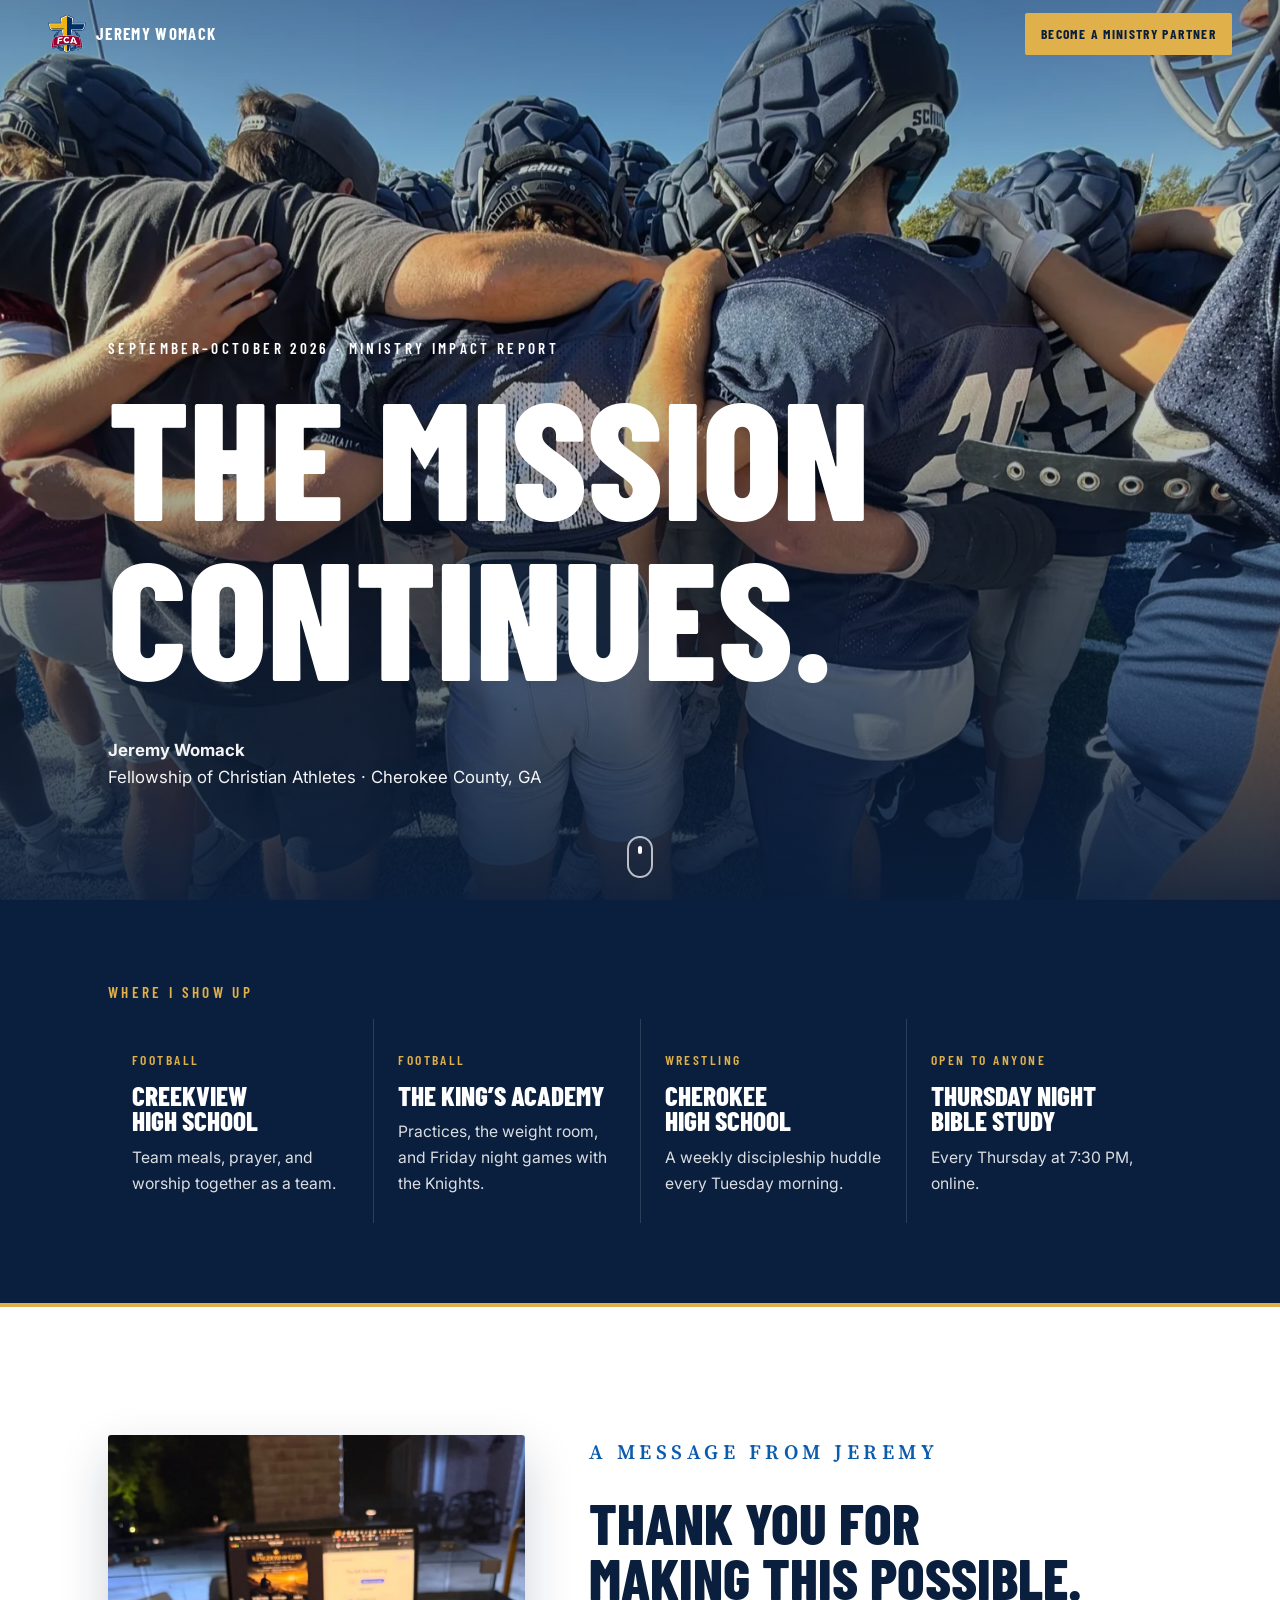
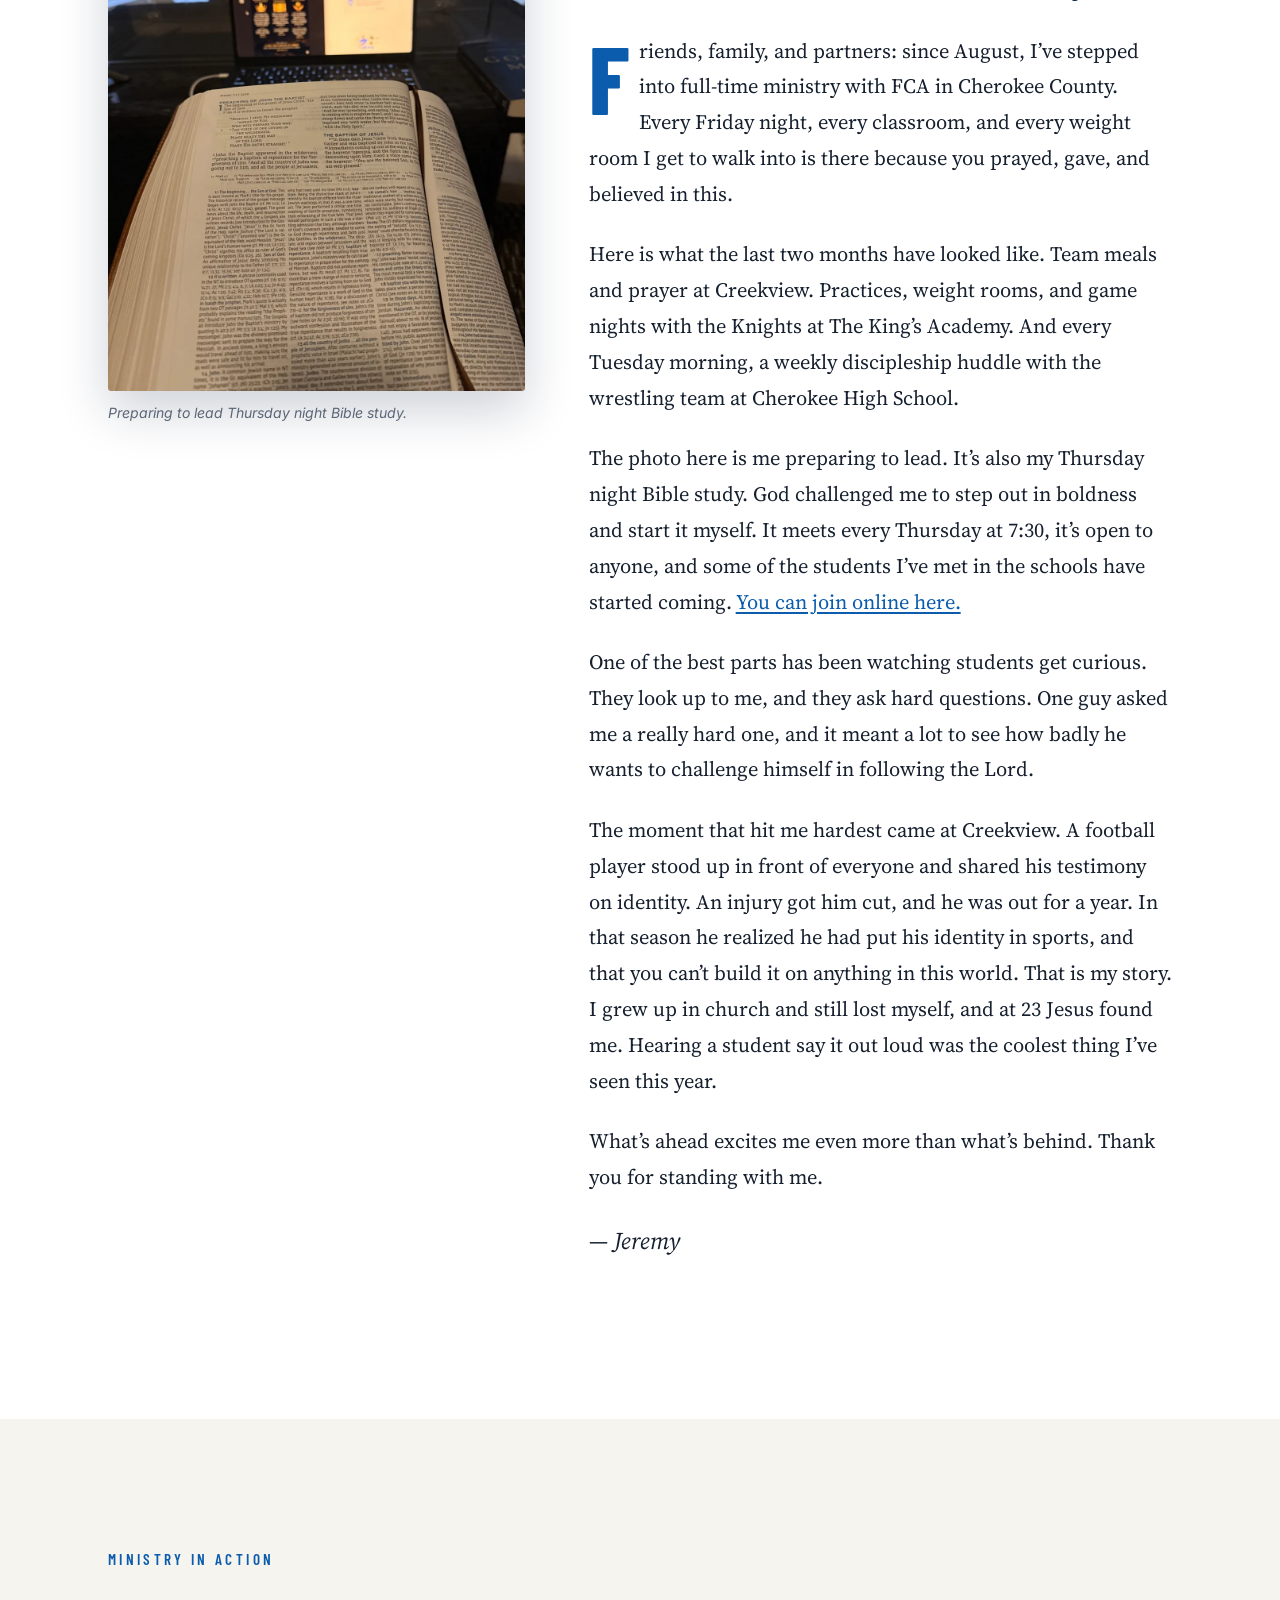
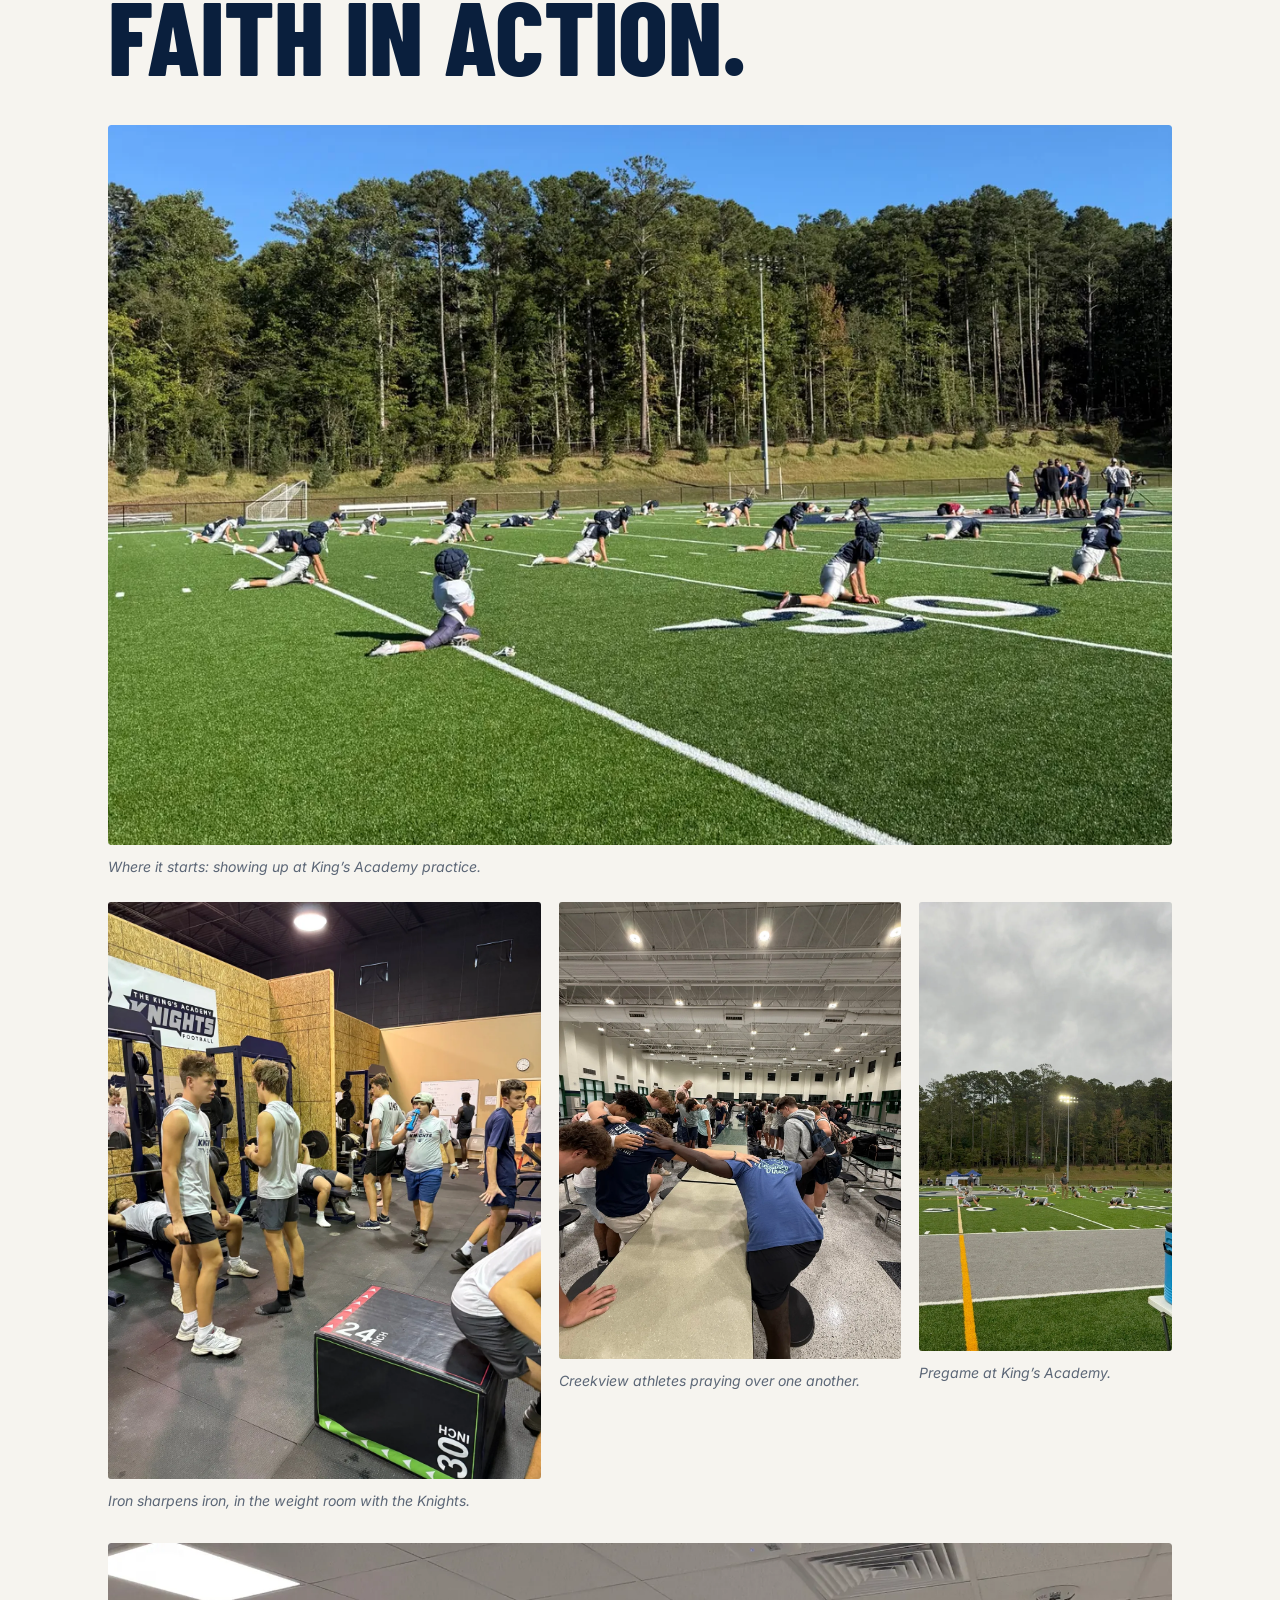
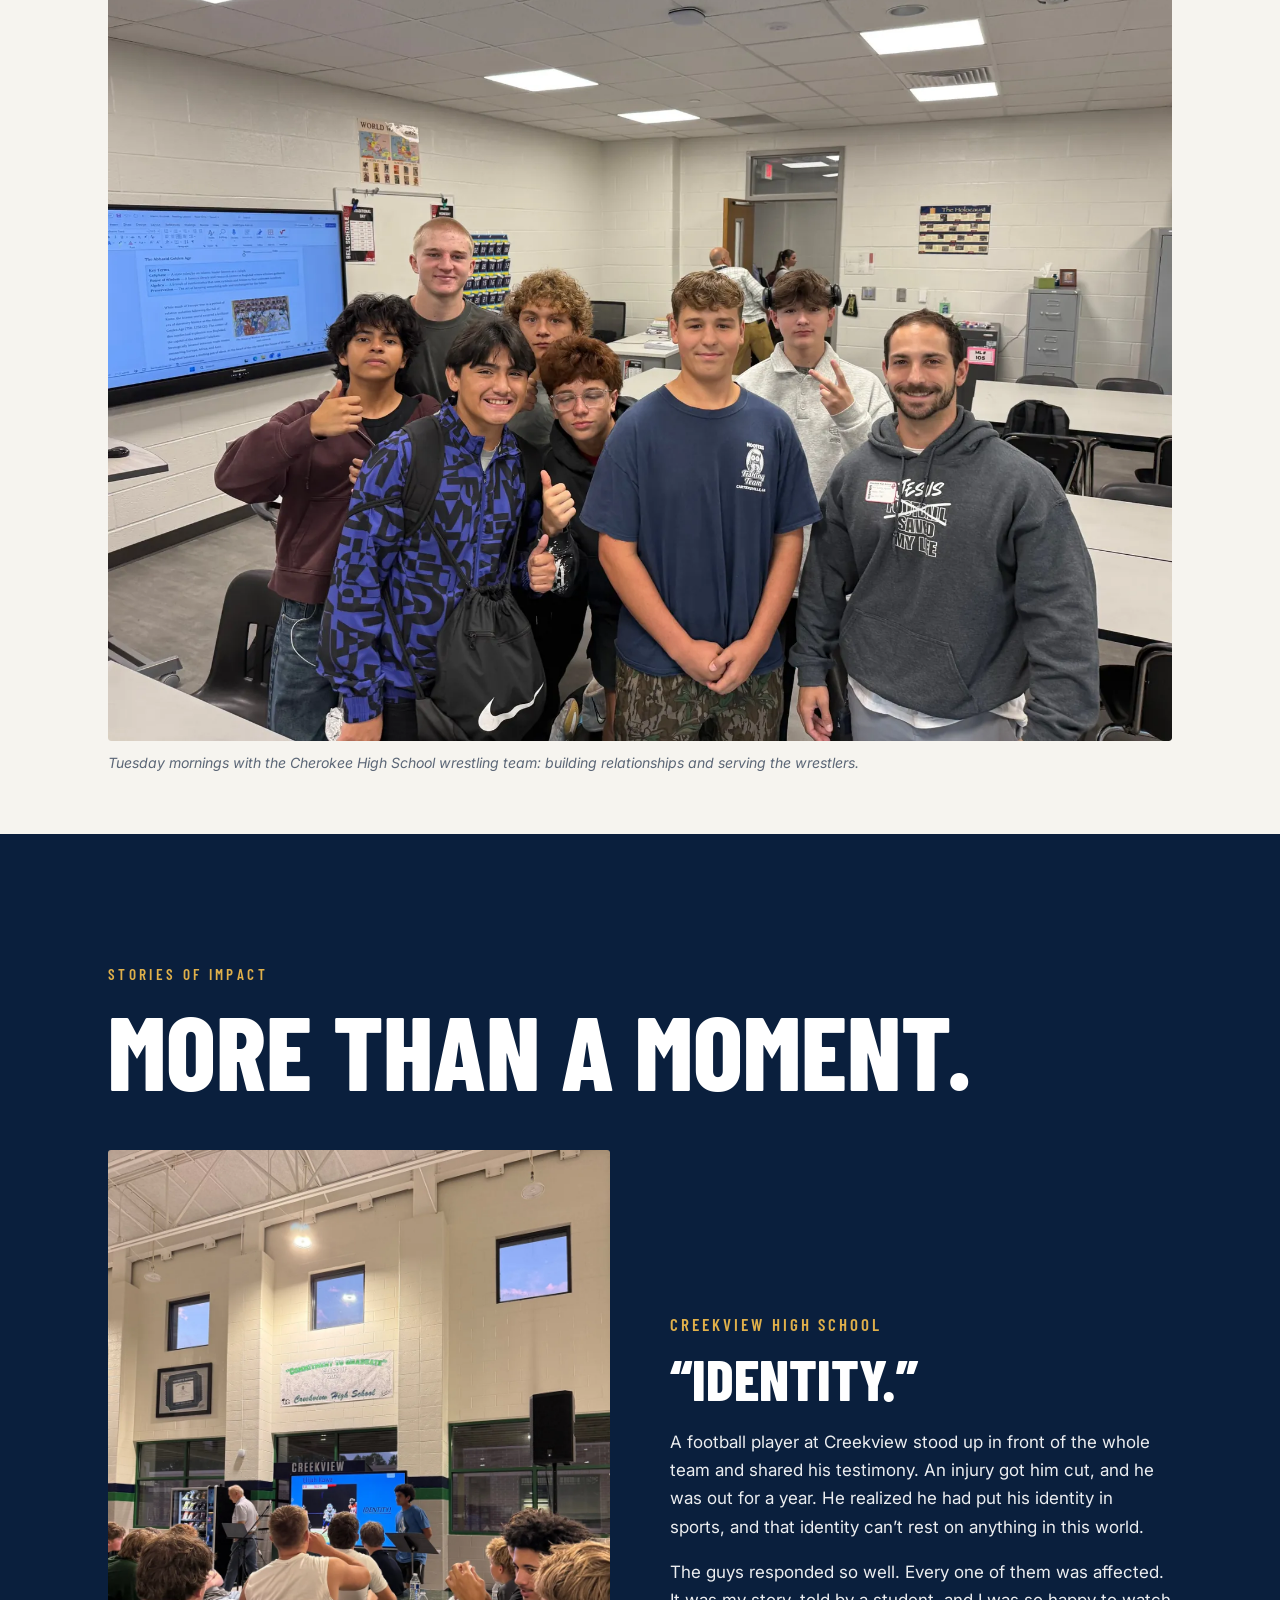
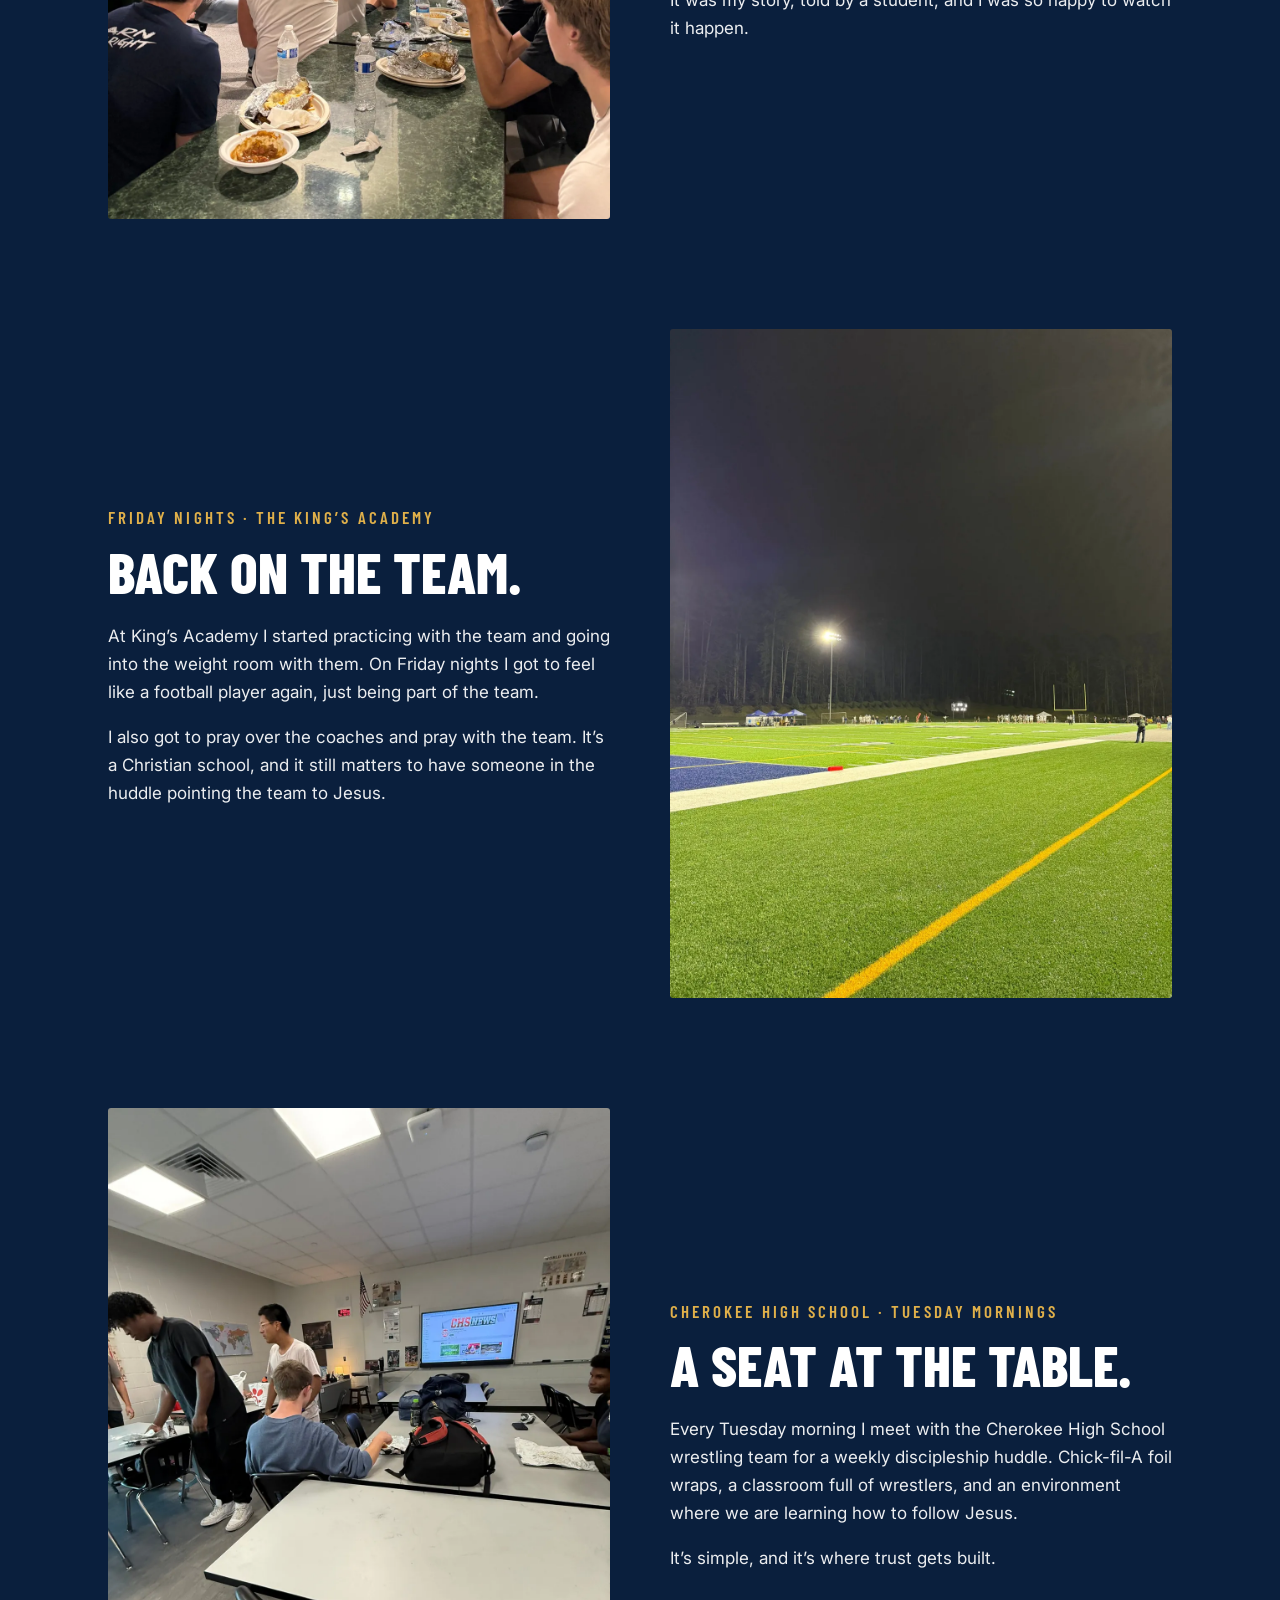
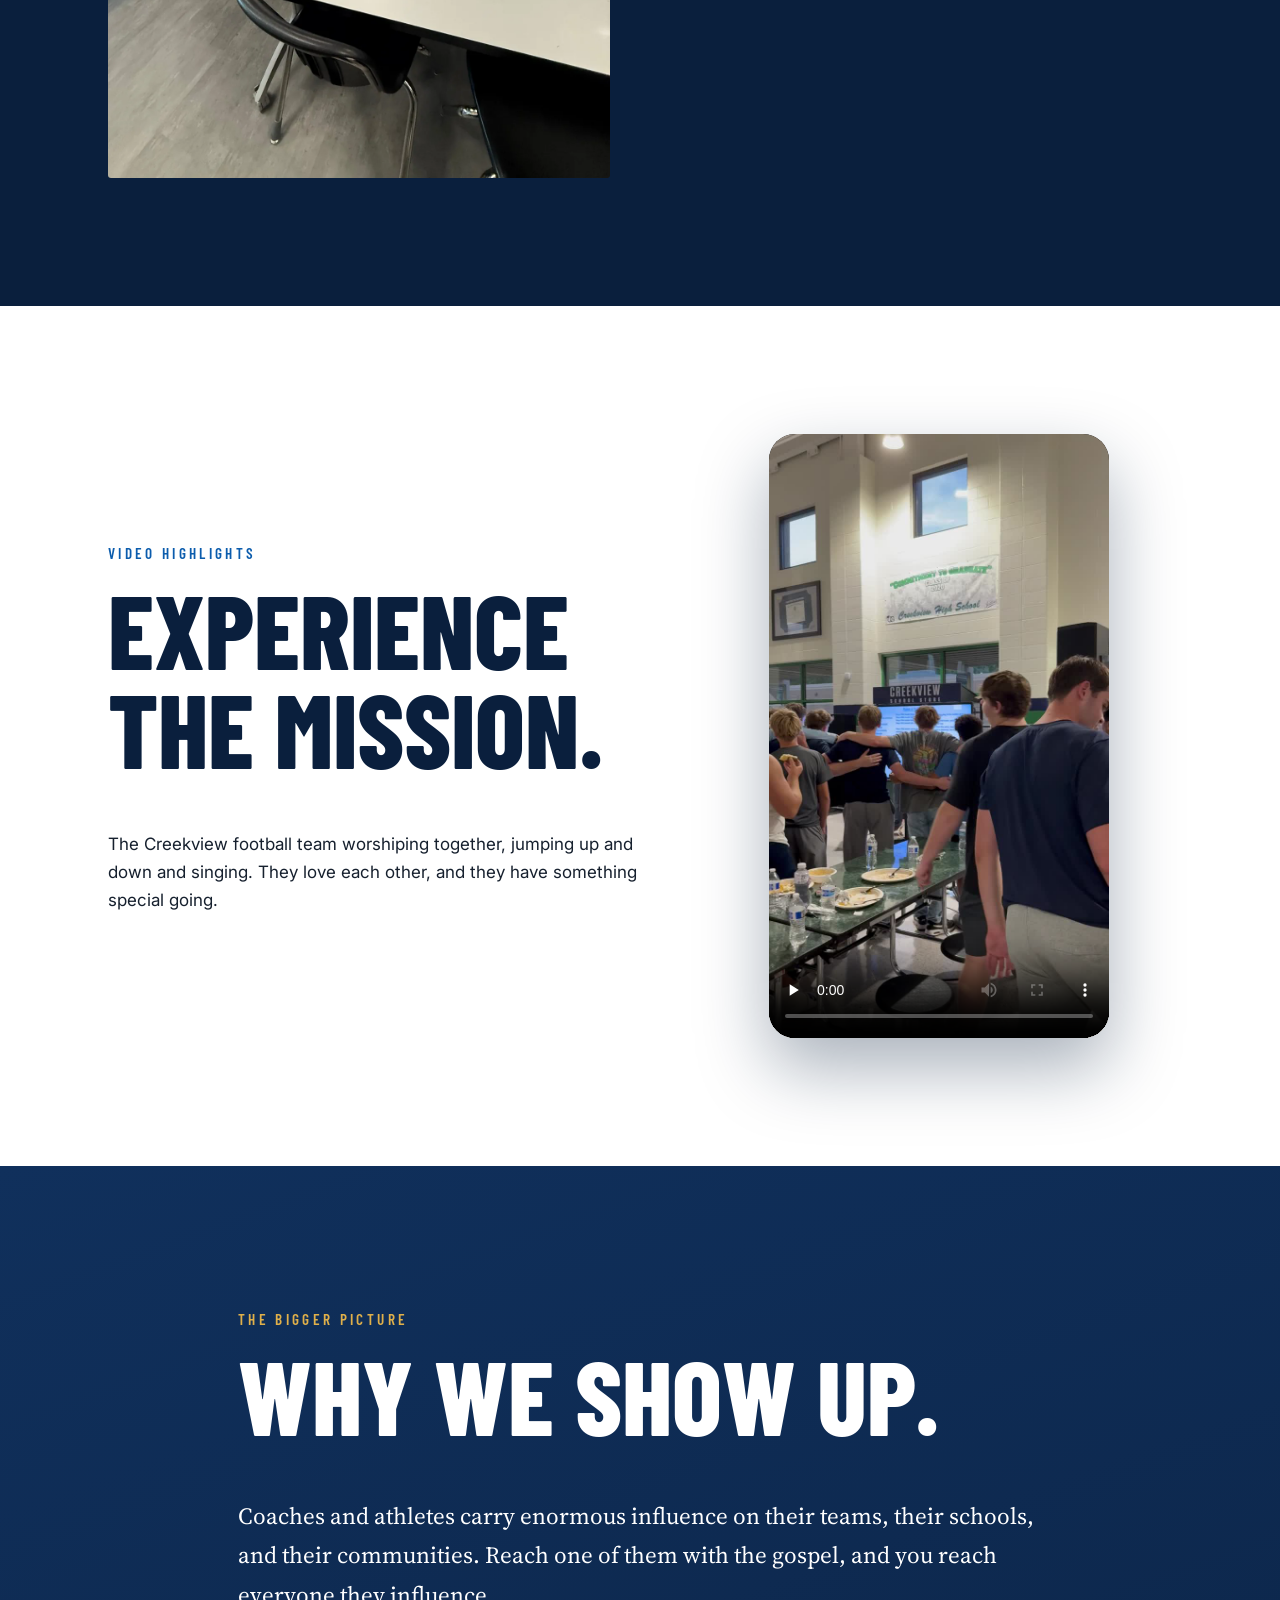
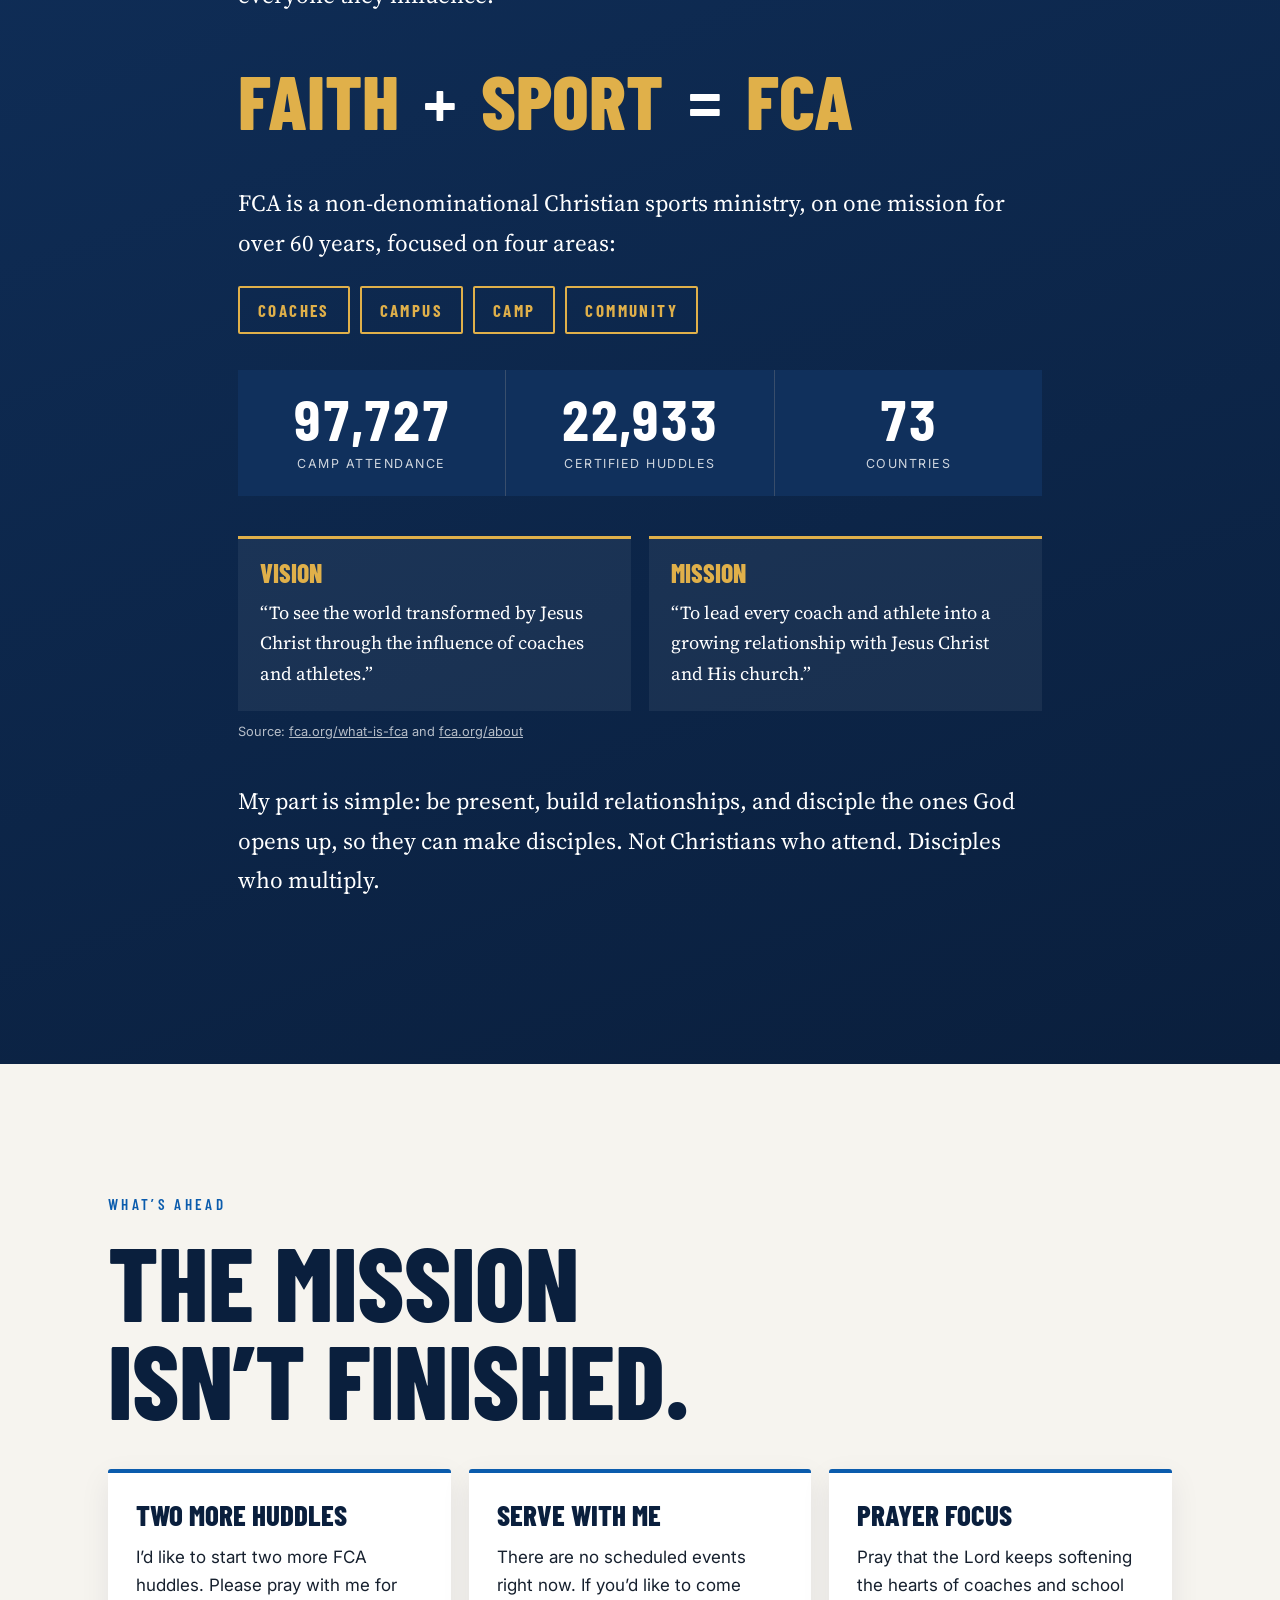
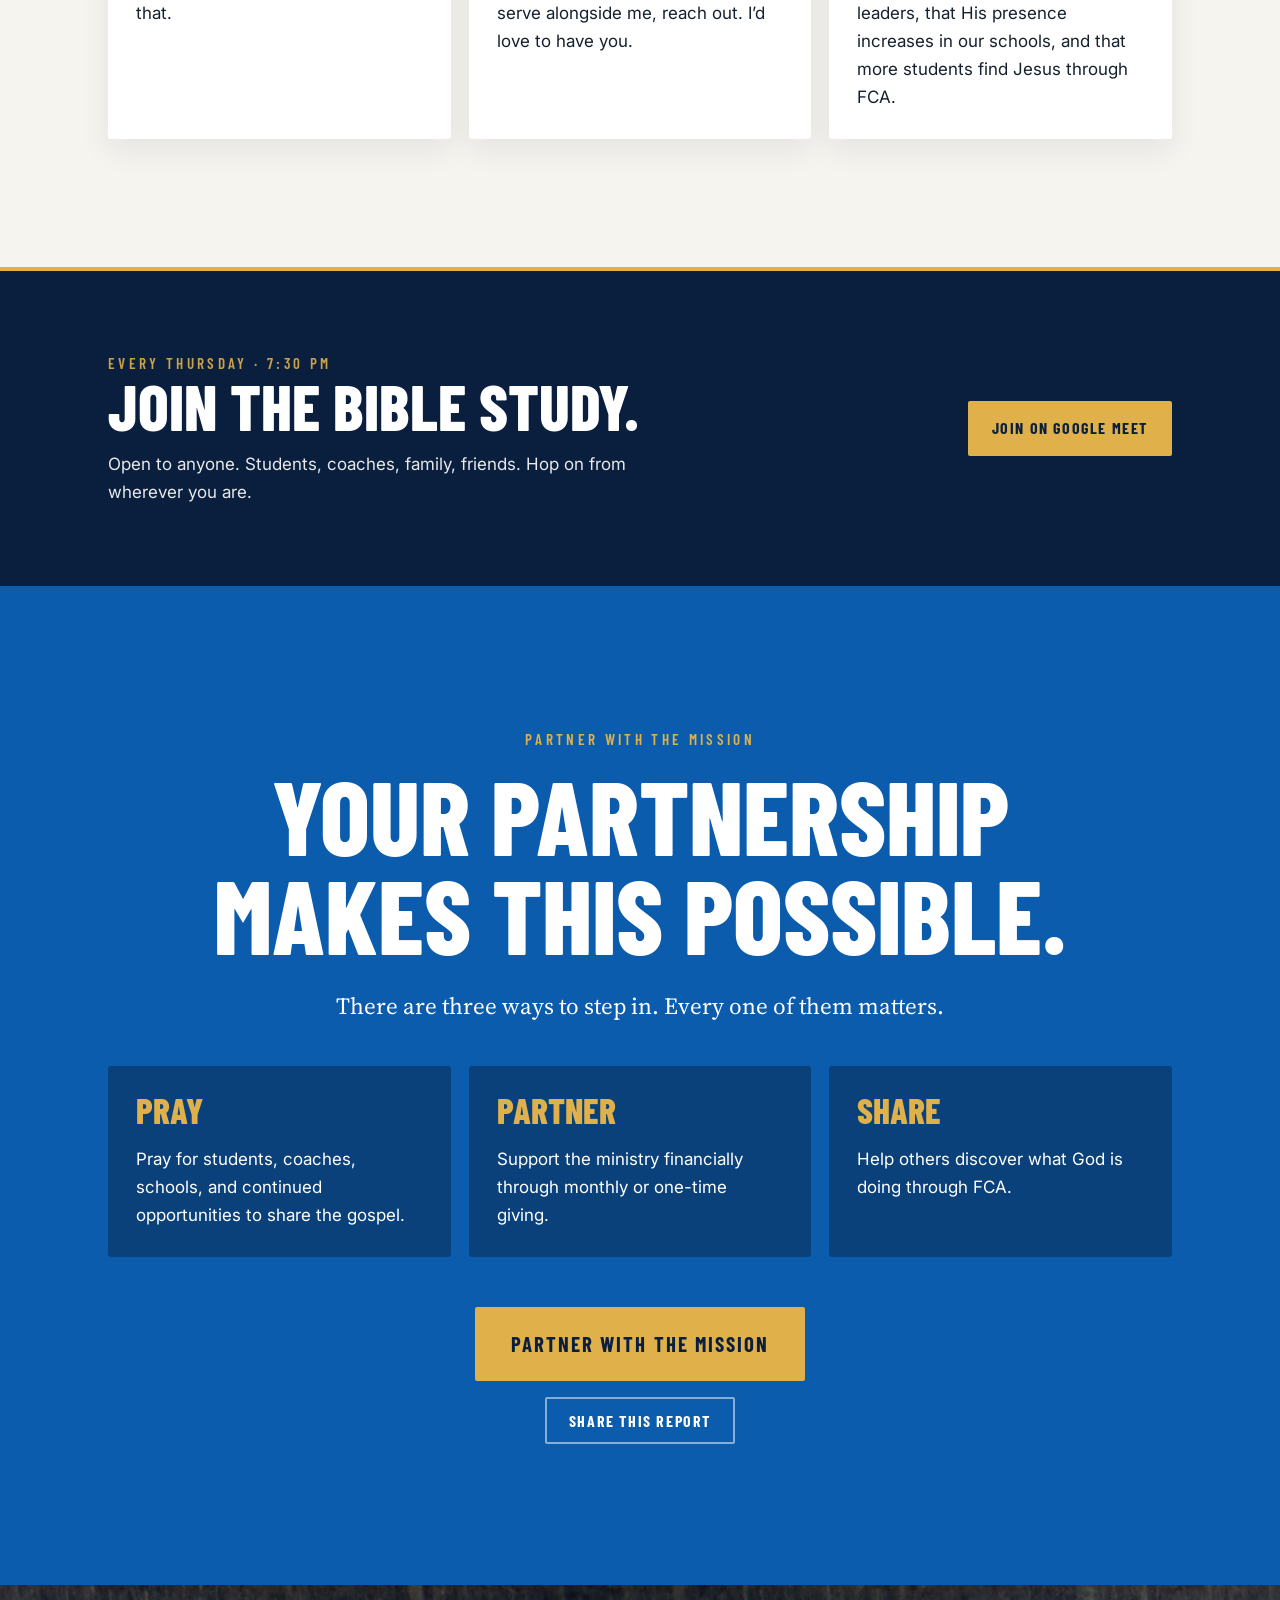
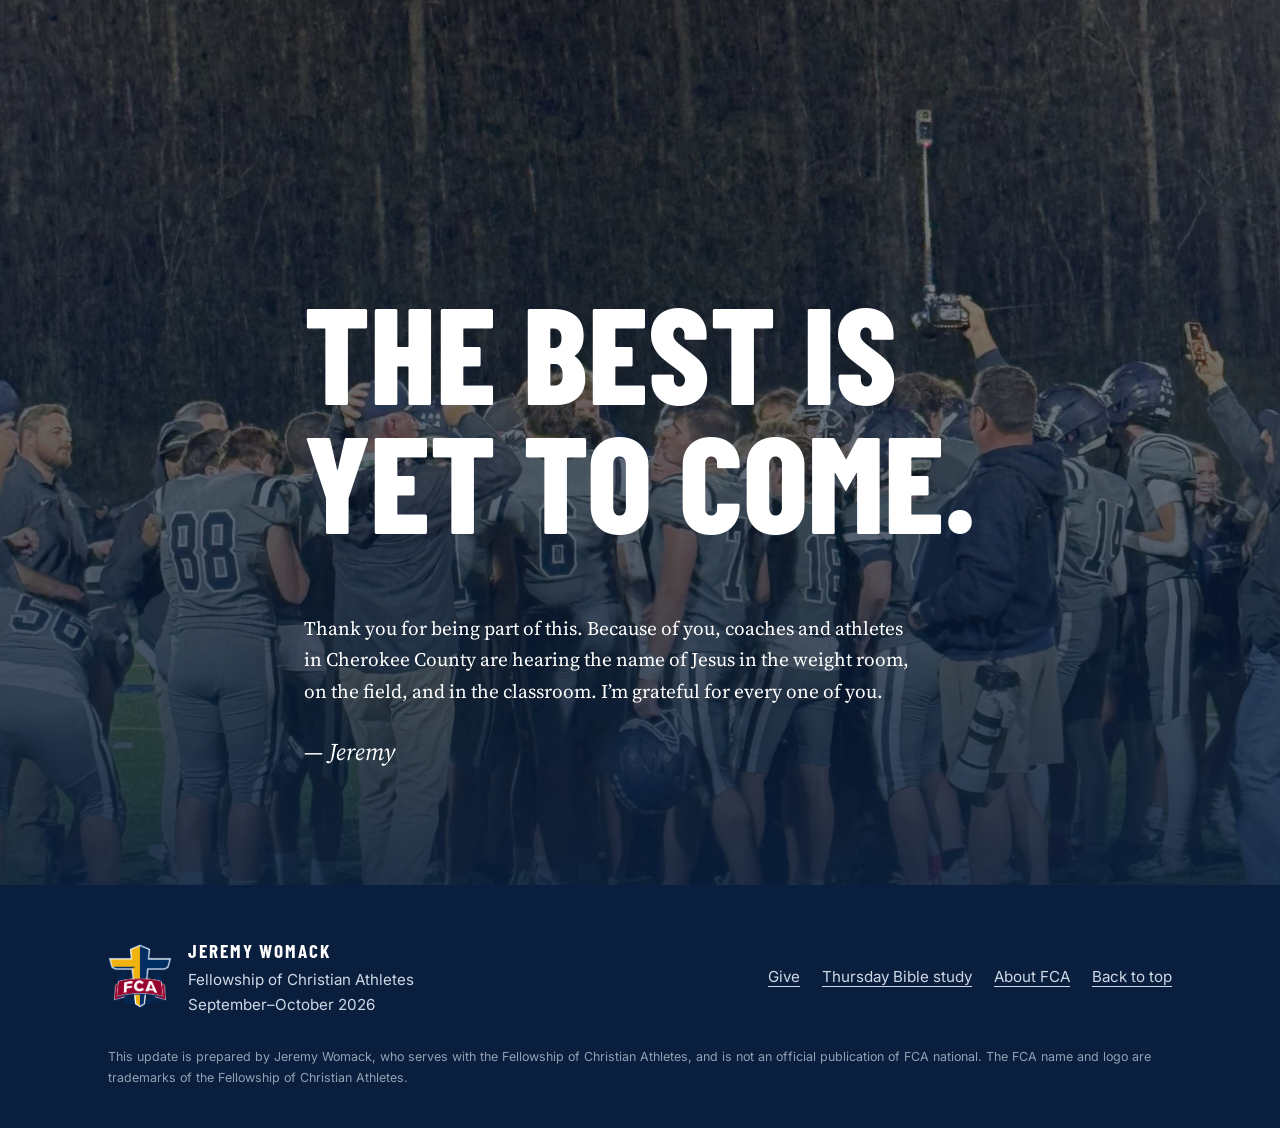
<file: index.html>
<!doctype html>
<html lang="en">
<head>
<meta charset="utf-8">
<meta name="viewport" content="width=device-width, initial-scale=1, viewport-fit=cover">
<title>The Mission Continues | Ministry Impact Report, Sept–Oct 2026 | Jeremy Womack</title>
<meta name="description" content="September–October 2026 ministry update from Jeremy Womack, serving coaches and athletes with the Fellowship of Christian Athletes in Cherokee County, Georgia.">
<meta name="theme-color" content="#0a1f3d">
<meta property="og:title" content="The Mission Continues | Ministry Impact Report">
<meta property="og:description" content="September–October 2026 · Jeremy Womack · Fellowship of Christian Athletes">
<meta property="og:type" content="website">
<meta property="og:image" content="/images/hero/huddle-practice.webp">
<link rel="icon" href="/images/brand/fca-logo.png" type="image/png">
<link rel="preconnect" href="https://fonts.googleapis.com">
<link rel="preconnect" href="https://fonts.gstatic.com" crossorigin>
<link href="https://fonts.googleapis.com/css2?family=Barlow+Condensed:wght@600;700;800&family=Inter:wght@400;500;600&family=Source+Serif+4:ital,opsz,wght@0,8..60,400;0,8..60,500;1,8..60,400&display=swap" rel="stylesheet">
<link rel="stylesheet" href="/css/styles.css">
</head>
<body>
<div class="progress" aria-hidden="true"><span id="progressBar"></span></div>

<header class="nav" id="nav">
  <a class="nav__brand" href="#top" aria-label="Back to top">
    <img src="/images/brand/fca-logo.png" alt="Fellowship of Christian Athletes" width="38" height="38">
    <span>Jeremy Womack</span>
  </a>
  <a class="btn btn--small" href="https://my.fca.org/?form=jeremywomack&amp;keyword=Jeremy%20Womack" target="_blank" rel="noopener">Become a Ministry Partner</a>
</header>

<main id="top">

<!-- HERO -->
<section class="hero" aria-label="Cover">
  <img class="hero__img" src="/images/hero/huddle-practice.webp" alt="A football team locked arm in arm in a prayer huddle under a blue sky" fetchpriority="high">
  <div class="hero__shade"></div>
  <div class="hero__content">
    <p class="eyebrow">September–October 2026 · Ministry Impact Report</p>
    <h1>The Mission<br>Continues.</h1>
    <p class="hero__by"><strong>Jeremy Womack</strong><br>Fellowship of Christian Athletes · Cherokee County, GA</p>
  </div>
  <a class="scroll" href="#where" aria-label="Scroll down"><span></span></a>
</section>

<!-- WHERE I SHOW UP -->
<section class="where" id="where">
  <div class="wrap">
    <p class="eyebrow eyebrow--gold">Where I show up</p>
    <ul class="where__list">
      <li class="reveal"><span class="where__sport">Football</span><h3>Creekview High School</h3><p>Team meals, prayer, and worship together as a team.</p></li>
      <li class="reveal"><span class="where__sport">Football</span><h3>The King’s Academy</h3><p>Practices, the weight room, and Friday night games with the Knights.</p></li>
      <li class="reveal"><span class="where__sport">Wrestling</span><h3>Cherokee High School</h3><p>A weekly discipleship huddle every Tuesday morning.</p></li>
      <li class="reveal"><span class="where__sport">Open to anyone</span><h3>Thursday Night Bible Study</h3><p>Every Thursday at 7:30 PM, online.</p></li>
    </ul>
  </div>
</section>

<!-- LETTER -->
<section class="letter" id="letter">
  <div class="wrap letter__grid">
    <figure class="letter__photo reveal">
      <img src="/images/stories/bible-prep.webp" alt="An open Bible to Mark chapter 1 on a table at night" loading="lazy" width="1050" height="1400">
      <figcaption>Preparing to lead Thursday night Bible study.</figcaption>
    </figure>
    <article class="letter__body reveal">
      <p class="eyebrow eyebrow--dark">A message from Jeremy</p>
      <h2>Thank you for making this possible.</h2>
      <p class="dropcap">Friends, family, and partners: since August, I’ve stepped into full-time ministry with FCA in Cherokee County. Every Friday night, every classroom, and every weight room I get to walk into is there because you prayed, gave, and believed in this.</p>
      <p>Here is what the last two months have looked like. Team meals and prayer at Creekview. Practices, weight rooms, and game nights with the Knights at The King’s Academy. And every Tuesday morning, a weekly discipleship huddle with the wrestling team at Cherokee High School.</p>
      <p>The photo here is me preparing to lead. It’s also my Thursday night Bible study. God challenged me to step out in boldness and start it myself. It meets every Thursday at 7:30, it’s open to anyone, and some of the students I’ve met in the schools have started coming. <a class="inline" href="https://meet.google.com/bfu-ueka-xbr" target="_blank" rel="noopener">You can join online here.</a></p>
      <p>One of the best parts has been watching students get curious. They look up to me, and they ask hard questions. One guy asked me a really hard one, and it meant a lot to see how badly he wants to challenge himself in following the Lord.</p>
      <p>The moment that hit me hardest came at Creekview. A football player stood up in front of everyone and shared his testimony on identity. An injury got him cut, and he was out for a year. In that season he realized he had put his identity in sports, and that you can’t build it on anything in this world. That is my story. I grew up in church and still lost myself, and at 23 Jesus found me. Hearing a student say it out loud was the coolest thing I’ve seen this year.</p>
      <p>What’s ahead excites me even more than what’s behind. Thank you for standing with me.</p>
      <p class="sign">— Jeremy</p>
    </article>
  </div>
</section>

<!-- FAITH IN ACTION -->
<section class="action" id="action">
  <div class="wrap">
    <p class="eyebrow eyebrow--blue">Ministry in action</p>
    <h2 class="big">Faith in action.</h2>
  </div>

  <figure class="full reveal">
    <button class="zoom" data-full="/images/ministry/field-stretch.webp" aria-label="Enlarge photo">
      <img src="/images/ministry/field-stretch.webp" alt="Football players stretching across a sunlit turf field" loading="lazy" width="1200" height="1600">
    </button>
    <figcaption>Where it starts: showing up at King’s Academy practice.</figcaption>
  </figure>

  <div class="wrap grid">
    <figure class="g g--a reveal">
      <button class="zoom" data-full="/images/ministry/weight-room.webp" aria-label="Enlarge photo"><img src="/images/ministry/weight-room.webp" alt="Players training in The King’s Academy football weight room" loading="lazy" width="1200" height="1600"></button>
      <figcaption>Iron sharpens iron, in the weight room with the Knights.</figcaption>
    </figure>
    <figure class="g g--b reveal">
      <button class="zoom" data-full="/images/ministry/prayer-cafeteria.webp" aria-label="Enlarge photo"><img src="/images/ministry/prayer-cafeteria.webp" alt="Athletes bowing their heads in prayer, hands on each other’s shoulders, in a school cafeteria" loading="lazy" width="1200" height="1600"></button>
      <figcaption>Creekview athletes praying over one another.</figcaption>
    </figure>
    <figure class="g g--c reveal">
      <button class="zoom" data-full="/images/ministry/field-pregame.webp" aria-label="Enlarge photo"><img src="/images/ministry/field-pregame.webp" alt="Players kneeling on the field before a game under a gray sky" loading="lazy" width="900" height="1600"></button>
      <figcaption>Pregame at King’s Academy.</figcaption>
    </figure>
  </div>

  <figure class="wide reveal">
    <button class="zoom" data-full="/images/ministry/classroom-group.webp" aria-label="Enlarge photo">
      <img src="/images/ministry/classroom-group.webp" alt="Jeremy standing with the Cherokee High School wrestling team in a classroom, smiling" loading="lazy" width="1800" height="1350">
    </button>
    <figcaption>Tuesday mornings with the Cherokee High School wrestling team: building relationships and serving the wrestlers.</figcaption>
  </figure>
</section>

<!-- STORIES -->
<section class="stories" id="stories">
  <div class="wrap">
    <p class="eyebrow eyebrow--gold">Stories of impact</p>
    <h2 class="big big--light">More than a moment.</h2>
  </div>

  <article class="story wrap reveal">
    <figure class="story__img">
      <button class="zoom" data-full="/images/stories/creekview-cafeteria.webp" aria-label="Enlarge photo"><img src="/images/stories/creekview-cafeteria.webp" alt="A student speaking to his football team in the Creekview cafeteria with the word IDENTITY on a screen" loading="lazy" width="1200" height="1600"></button>
    </figure>
    <div class="story__text">
      <span class="story__tag">Creekview High School</span>
      <h3>“Identity.”</h3>
      <p>A football player at Creekview stood up in front of the whole team and shared his testimony. An injury got him cut, and he was out for a year. He realized he had put his identity in sports, and that identity can’t rest on anything in this world.</p>
      <p>The guys responded so well. Every one of them was affected. It was my story, told by a student, and I was so happy to watch it happen.</p>
    </div>
  </article>

  <article class="story story--flip wrap reveal">
    <figure class="story__img">
      <button class="zoom" data-full="/images/ministry/night-field.webp" aria-label="Enlarge photo"><img src="/images/ministry/night-field.webp" alt="A football field under stadium lights on game night" loading="lazy" width="1200" height="1600"></button>
    </figure>
    <div class="story__text">
      <span class="story__tag">Friday nights · The King’s Academy</span>
      <h3>Back on the team.</h3>
      <p>At King’s Academy I started practicing with the team and going into the weight room with them. On Friday nights I got to feel like a football player again, just being part of the team.</p>
      <p>I also got to pray over the coaches and pray with the team. It’s a Christian school, and it still matters to have someone in the huddle pointing the team to Jesus.</p>
    </div>
  </article>

  <article class="story wrap reveal">
    <figure class="story__img">
      <button class="zoom" data-full="/images/ministry/lunch.webp" aria-label="Enlarge photo"><img src="/images/ministry/lunch.webp" alt="Wrestlers gathered around tables eating breakfast in a classroom" loading="lazy" width="1200" height="1600"></button>
    </figure>
    <div class="story__text">
      <span class="story__tag">Cherokee High School · Tuesday mornings</span>
      <h3>A seat at the table.</h3>
      <p>Every Tuesday morning I meet with the Cherokee High School wrestling team for a weekly discipleship huddle. Chick-fil-A foil wraps, a classroom full of wrestlers, and an environment where we are learning how to follow Jesus.</p>
      <p>It’s simple, and it’s where trust gets built.</p>
    </div>
  </article>
</section>

<!-- VIDEO -->
<section class="video" id="video">
  <div class="wrap video__grid">
    <div class="video__text reveal">
      <p class="eyebrow eyebrow--blue">Video highlights</p>
      <h2 class="big">Experience the mission.</h2>
      <p>The Creekview football team worshiping together, jumping up and down and singing. They love each other, and they have something special going.</p>
    </div>
    <div class="phone reveal">
      <video controls playsinline preload="none" poster="/videos/team-prayer-poster.jpg" aria-label="Creekview football team worshiping together in the school cafeteria">
        <source src="/videos/team-prayer.mp4" type="video/mp4">
        Your browser can’t play this video.
      </video>
    </div>
  </div>
</section>

<!-- WHY WE SHOW UP -->
<section class="why" id="why">
  <div class="wrap why__inner">
    <p class="eyebrow eyebrow--gold">The bigger picture</p>
    <h2 class="big big--light">Why we show up.</h2>
    <p class="lead reveal">Coaches and athletes carry enormous influence on their teams, their schools, and their communities. Reach one of them with the gospel, and you reach everyone they influence.</p>
    <p class="why__eq reveal">Faith <b>+</b> Sport <b>=</b> FCA</p>
    <p class="lead reveal">FCA is a non-denominational Christian sports ministry, on one mission for over 60 years, focused on four areas:</p>
    <ul class="why__four reveal">
      <li>Coaches</li><li>Campus</li><li>Camp</li><li>Community</li>
    </ul>
    <ul class="why__stats reveal">
      <li><strong data-count="103663">103,663</strong><span>Camp attendance</span></li>
      <li><strong data-count="24326">24,326</strong><span>Certified huddles</span></li>
      <li><strong data-count="77">77</strong><span>Countries</span></li>
    </ul>
    <div class="why__cards">
      <div class="reveal"><h3>Vision</h3><p>“To see the world transformed by Jesus Christ through the influence of coaches and athletes.”</p></div>
      <div class="reveal"><h3>Mission</h3><p>“To lead every coach and athlete into a growing relationship with Jesus Christ and His church.”</p></div>
    </div>
    <p class="source">Source: <a href="https://www.fca.org/what-is-fca" target="_blank" rel="noopener">fca.org/what-is-fca</a> and <a href="https://fca.org/about" target="_blank" rel="noopener">fca.org/about</a></p>
    <p class="lead reveal">My part is simple: be present, build relationships, and disciple the ones God opens up, so they can make disciples. Not Christians who attend. Disciples who multiply.</p>
  </div>
</section>

<!-- WHAT'S AHEAD -->
<section class="ahead" id="ahead">
  <div class="wrap">
    <p class="eyebrow eyebrow--blue">What’s ahead</p>
    <h2 class="big">The mission isn’t finished.</h2>
    <div class="ahead__cards">
      <div class="card reveal"><h3>Two more huddles</h3><p>I’d like to start two more FCA huddles. Please pray with me for that.</p></div>
      <div class="card reveal"><h3>Serve with me</h3><p>There are no scheduled events right now. If you’d like to come serve alongside me, reach out. I’d love to have you.</p></div>
      <div class="card reveal"><h3>Prayer focus</h3><p>Pray that the Lord keeps softening the hearts of coaches and school leaders, that His presence increases in our schools, and that more students find Jesus through FCA.</p></div>
    </div>
  </div>
</section>

<!-- BIBLE STUDY BAND -->
<section class="study" id="study">
  <div class="wrap study__inner reveal">
    <div>
      <p class="eyebrow eyebrow--gold">Every Thursday · 7:30 PM</p>
      <h2>Join the Bible study.</h2>
      <p>Open to anyone. Students, coaches, family, friends. Hop on from wherever you are.</p>
    </div>
    <a class="btn btn--gold" href="https://meet.google.com/bfu-ueka-xbr" target="_blank" rel="noopener">Join on Google Meet</a>
  </div>
</section>

<!-- PARTNER -->
<section class="partner" id="partner">
  <div class="wrap">
    <p class="eyebrow eyebrow--gold">Partner with the mission</p>
    <h2 class="big big--light">Your partnership makes this possible.</h2>
    <p class="lead lead--center">There are three ways to step in. Every one of them matters.</p>
    <div class="trio">
      <div class="trio__item reveal"><h3>Pray</h3><p>Pray for students, coaches, schools, and continued opportunities to share the gospel.</p></div>
      <div class="trio__item reveal"><h3>Partner</h3><p>Support the ministry financially through monthly or one-time giving.</p></div>
      <div class="trio__item reveal"><h3>Share</h3><p>Help others discover what God is doing through FCA.</p></div>
    </div>
    <div class="cta">
      <a class="btn btn--gold btn--big" href="https://my.fca.org/?form=jeremywomack&amp;keyword=Jeremy%20Womack" target="_blank" rel="noopener">Partner with the mission</a>
      <button class="btn btn--ghost" id="shareBtn" type="button">Share this report</button>
    </div>
  </div>
</section>

<!-- CLOSING -->
<section class="closing" aria-label="Closing">
  <img class="closing__img" src="/images/hero/rain-huddle.webp" alt="A football team gathered in the rain under stadium lights after a game" loading="lazy">
  <div class="closing__shade"></div>
  <div class="closing__content wrap">
    <h2>The best is<br>yet to come.</h2>
    <p>Thank you for being part of this. Because of you, coaches and athletes in Cherokee County are hearing the name of Jesus in the weight room, on the field, and in the classroom. I’m grateful for every one of you.</p>
    <p class="sign sign--light">— Jeremy</p>
  </div>
</section>
</main>

<footer class="footer">
  <div class="wrap footer__grid">
    <div class="footer__id">
      <img src="/images/brand/fca-logo.png" alt="Fellowship of Christian Athletes logo" width="64" height="64" loading="lazy">
      <div>
        <strong>Jeremy Womack</strong><br>
        Fellowship of Christian Athletes<br>
        September–October 2026
      </div>
    </div>
    <div class="footer__links">
      <a href="https://my.fca.org/?form=jeremywomack&amp;keyword=Jeremy%20Womack" target="_blank" rel="noopener">Give</a>
      <a href="https://meet.google.com/bfu-ueka-xbr" target="_blank" rel="noopener">Thursday Bible study</a>
      <a href="https://www.fca.org/what-is-fca" target="_blank" rel="noopener">About FCA</a>
      <a href="#top">Back to top</a>
    </div>
  </div>
  <p class="footer__fine wrap">This update is prepared by Jeremy Womack, who serves with the Fellowship of Christian Athletes, and is not an official publication of FCA national. The FCA name and logo are trademarks of the Fellowship of Christian Athletes.</p>
</footer>

<div class="lb" id="lb" role="dialog" aria-modal="true" aria-label="Photo viewer" hidden>
  <button class="lb__close" aria-label="Close">×</button>
  <img alt="">
</div>

<script src="/js/script.js"></script>
</body>
</html>
</file>
<file: css/styles.css>
:root{
  --navy:#0a1f3d; --navy2:#10305c; --blue:#0b5cad; --gold:#e0b04a; --ink:#16202e; --mute:#5b6676;
  --bg:#f6f4ef; --white:#fff; --pad:clamp(20px,5vw,48px);
  --head:'Barlow Condensed','Arial Narrow',Impact,sans-serif;
  --serif:'Source Serif 4',Georgia,serif;
  --sans:'Inter',system-ui,-apple-system,Segoe UI,Roboto,sans-serif;
}
*{box-sizing:border-box}
html{scroll-behavior:smooth}
@media (prefers-reduced-motion:reduce){html{scroll-behavior:auto}*{animation:none!important;transition:none!important}}
body{margin:0;font-family:var(--sans);color:var(--ink);background:var(--bg);line-height:1.65;font-size:17px;-webkit-font-smoothing:antialiased;overflow-x:hidden}
img,video{max-width:100%;display:block}
a{color:inherit}
:focus-visible{outline:3px solid var(--gold);outline-offset:3px}
.wrap{max-width:1160px;margin:0 auto;padding:0 var(--pad)}

/* progress + nav */
.progress{position:fixed;inset:0 0 auto 0;height:3px;z-index:60}
.progress span{display:block;height:100%;width:0;background:var(--gold)}
.nav{position:fixed;top:3px;left:0;right:0;z-index:50;display:flex;justify-content:space-between;align-items:center;gap:12px;padding:10px var(--pad);transition:background .3s}
.nav--solid{background:rgba(10,31,61,.95);backdrop-filter:blur(8px)}
.nav__brand{display:flex;align-items:center;gap:10px;font-family:var(--head);font-weight:700;letter-spacing:.08em;text-transform:uppercase;text-decoration:none;color:#fff;font-size:1.05rem}
.nav__brand img{width:38px;height:38px;object-fit:contain}
@media(max-width:480px){.nav__brand span{display:none}}

/* buttons */
.btn{display:inline-block;font-family:var(--head);font-weight:700;letter-spacing:.1em;text-transform:uppercase;text-decoration:none;border:2px solid #fff;color:#fff;padding:12px 22px;border-radius:2px;cursor:pointer;background:transparent;font-size:1rem;transition:transform .2s,background .2s,color .2s,box-shadow .2s}
.btn:hover{background:#fff;color:var(--navy);transform:translateY(-2px);box-shadow:0 10px 24px rgba(0,0,0,.25)}
.btn--small{padding:8px 14px;font-size:.85rem;border-color:var(--gold);background:var(--gold);color:var(--navy)}
.btn--small:hover{background:#fff;border-color:#fff}
.btn--gold{background:var(--gold);border-color:var(--gold);color:var(--navy)}
.btn--gold:hover{background:#fff;border-color:#fff}
.btn--big{font-size:1.3rem;padding:18px 34px}
.btn--ghost{border-color:rgba(255,255,255,.5)}

/* type */
.eyebrow{font-family:var(--head);font-weight:600;letter-spacing:.22em;text-transform:uppercase;font-size:.95rem;margin:0 0 14px;color:#fff}
.eyebrow--dark,.eyebrow--blue{color:var(--blue)} .eyebrow--gold{color:var(--gold)}
h1,h2,h3{font-family:var(--head);font-weight:800;text-transform:uppercase;line-height:.95;margin:0 0 .5em;text-wrap:balance}
.big{font-size:clamp(3rem,9vw,6.5rem);color:var(--navy)}
.big--light{color:#fff}

/* hero */
.hero{position:relative;min-height:100svh;display:flex;align-items:flex-end;color:#fff;overflow:hidden;background:var(--navy)}
.hero__img{position:absolute;inset:0;width:100%;height:100%;object-fit:cover;object-position:50% 38%;animation:kb 16s ease-out both}
@keyframes kb{from{transform:scale(1.12)}to{transform:scale(1)}}
.hero__shade{position:absolute;inset:0;background:linear-gradient(180deg,rgba(10,31,61,.4) 0%,rgba(10,31,61,.1) 35%,rgba(10,31,61,.92) 100%)}
.hero__content{position:relative;padding:0 var(--pad) clamp(70px,12vh,120px);max-width:1160px;margin:0 auto;width:100%;animation:up 1.1s .2s ease-out both}
@keyframes up{from{opacity:0;transform:translateY(30px)}to{opacity:1;transform:none}}
.hero h1{font-size:clamp(3.2rem,13.5vw,10.5rem);margin-bottom:.25em}
.hero__by{font-size:1.05rem;margin:0;opacity:.95}
.scroll{position:absolute;left:50%;bottom:22px;width:26px;height:42px;border:2px solid rgba(255,255,255,.7);border-radius:14px;transform:translateX(-50%)}
.scroll span{position:absolute;left:50%;top:8px;width:4px;height:8px;background:#fff;border-radius:2px;transform:translateX(-50%);animation:sc 1.8s infinite}
@keyframes sc{0%{opacity:0;top:8px}40%{opacity:1}100%{opacity:0;top:22px}}

/* where */
.where{background:var(--navy);color:#fff;padding:clamp(50px,7vw,80px) 0;border-bottom:4px solid var(--gold)}
.where__list{list-style:none;margin:0;padding:0;display:grid;gap:1px;grid-template-columns:1fr;background:rgba(255,255,255,.14)}
@media(min-width:640px){.where__list{grid-template-columns:1fr 1fr}}
@media(min-width:1000px){.where__list{grid-template-columns:repeat(4,1fr)}}
.where__list li{background:var(--navy);padding:26px 24px}
.where__sport{font-family:var(--head);font-weight:600;letter-spacing:.18em;text-transform:uppercase;color:var(--gold);font-size:.85rem}
.where__list h3{font-size:1.7rem;margin:.35em 0 .4em}
.where__list p{margin:0;opacity:.85;font-size:.98rem}

/* letter */
.letter{padding:clamp(70px,10vw,130px) 0;background:var(--white)}
.letter__grid{display:grid;gap:clamp(30px,5vw,70px);grid-template-columns:1fr;align-items:start}
@media(min-width:860px){.letter__grid{grid-template-columns:5fr 7fr}.letter__photo{position:sticky;top:90px}}
.letter__photo{margin:0}
.letter__photo img{border-radius:3px;box-shadow:0 20px 50px rgba(10,31,61,.2);width:100%;height:auto}
figcaption{font-size:.88rem;color:var(--mute);margin-top:10px;font-style:italic}
.letter h2{font-size:clamp(2.2rem,5vw,3.6rem);color:var(--navy)}
.letter__body p{font-family:var(--serif);font-size:clamp(1.1rem,2.2vw,1.28rem);line-height:1.75;margin:0 0 1.2em}
.dropcap::first-letter{font-family:var(--head);font-weight:800;float:left;font-size:4.6em;line-height:.8;padding:6px 10px 0 0;color:var(--blue)}
.inline{color:var(--blue);text-underline-offset:3px}
.sign{font-family:var(--serif)!important;font-style:italic;font-size:1.5rem!important}
.sign--light{color:#fff}

/* action */
.action{padding:clamp(70px,10vw,130px) 0 60px}
.action .big{margin-bottom:40px}
.full{margin:0 auto 24px;max-width:1160px;padding:0 var(--pad)}
.full img{width:100%;height:min(80vh,820px);object-fit:cover;object-position:50% 55%;border-radius:3px}
.zoom{display:block;width:100%;padding:0;border:0;background:none;cursor:zoom-in;overflow:hidden;border-radius:3px}
.zoom img{transition:transform .7s}
.zoom:hover img{transform:scale(1.04)}
.grid{display:grid;gap:18px;grid-template-columns:1fr;margin-bottom:24px}
@media(min-width:760px){
  .grid{grid-template-columns:repeat(12,1fr);align-items:start}
  .g--a{grid-column:1/6} .g--b{grid-column:6/10;margin-top:70px} .g--c{grid-column:10/13}
}
.g img,.story__img img{width:100%;height:auto}
.grid .g{margin:0}
.wide{max-width:1160px;margin:30px auto 0;padding:0 var(--pad)}
.wide img{width:100%;height:auto;border-radius:3px}

/* stories */
.stories{background:var(--navy);padding:clamp(70px,10vw,130px) 0;color:#fff}
.stories .big{margin-bottom:50px}
.story{display:grid;gap:26px;grid-template-columns:1fr;margin-bottom:clamp(60px,9vw,110px);align-items:center}
.story:last-child{margin-bottom:0}
@media(min-width:820px){.story{grid-template-columns:1fr 1fr;gap:60px}.story--flip .story__img{order:2}}
.story__img{margin:0}
.story__tag{font-family:var(--head);letter-spacing:.18em;text-transform:uppercase;color:var(--gold);font-weight:600}
.story h3{font-size:clamp(2.2rem,5vw,3.6rem);margin:.2em 0 .4em}
.story p{opacity:.92}

/* video */
.video{padding:clamp(70px,10vw,130px) 0;background:var(--white)}
.video__grid{display:grid;gap:40px;align-items:center;grid-template-columns:1fr}
@media(min-width:820px){.video__grid{grid-template-columns:1.2fr 1fr}}
.phone{max-width:340px;width:100%;margin:0 auto;border-radius:26px;overflow:hidden;background:#000;box-shadow:0 30px 70px rgba(10,31,61,.35);aspect-ratio:9/16}
.phone video{width:100%;height:100%;object-fit:cover}

/* why */
.why{background:linear-gradient(160deg,var(--navy2),var(--navy));color:#fff;padding:clamp(80px,11vw,150px) 0}
.why__inner{max-width:900px}
.lead{font-family:var(--serif);font-size:clamp(1.15rem,2.4vw,1.45rem);line-height:1.7}
.lead--center{text-align:center}
.why__eq{white-space:nowrap;font-family:var(--head);font-weight:800;text-transform:uppercase;font-size:clamp(1.9rem,7vw,4.8rem);line-height:1;margin:.6em 0;color:var(--gold)}
.why__eq b{color:#fff;font-weight:600;padding:0 .12em}
.why__four{list-style:none;margin:0 0 36px;padding:0;display:flex;flex-wrap:wrap;gap:10px}
.why__four li{font-family:var(--head);font-weight:700;letter-spacing:.14em;text-transform:uppercase;border:2px solid var(--gold);color:var(--gold);padding:8px 18px;border-radius:2px}
.why__stats{list-style:none;margin:0 0 40px;padding:0;display:grid;gap:1px;grid-template-columns:repeat(3,1fr);background:rgba(255,255,255,.18)}
.why__stats li{background:var(--navy2);padding:20px 12px;text-align:center}
.why__stats strong{display:block;font-family:var(--head);font-size:clamp(1.9rem,6vw,3.6rem);line-height:1;font-variant-numeric:tabular-nums}
.why__stats span{font-size:.78rem;letter-spacing:.12em;text-transform:uppercase;opacity:.8}
.why__cards{display:grid;gap:18px;margin:0 0 10px}
@media(min-width:720px){.why__cards{grid-template-columns:1fr 1fr}}
.why__cards div{border-top:3px solid var(--gold);background:rgba(255,255,255,.06);padding:22px}
.why__cards h3{color:var(--gold);font-size:1.6rem}
.why__cards p{margin:0;font-family:var(--serif);font-size:1.15rem}
.source{font-size:.8rem;opacity:.7;margin:10px 0 40px}

/* ahead */
.ahead{padding:clamp(70px,10vw,130px) 0;background:var(--bg)}
.ahead .big{margin-bottom:40px}
.ahead__cards{display:grid;gap:18px}
@media(min-width:820px){.ahead__cards{grid-template-columns:repeat(3,1fr)}}
.card{background:#fff;padding:28px;border-radius:3px;border-top:4px solid var(--blue);box-shadow:0 10px 30px rgba(10,31,61,.08);transition:transform .3s,box-shadow .3s}
.card:hover{transform:translateY(-4px);box-shadow:0 18px 40px rgba(10,31,61,.14)}
.card h3{font-size:1.8rem;color:var(--navy);margin:0 0 .5em}
.card p{margin:0}

/* bible study band */
.study{background:var(--navy);color:#fff;padding:clamp(50px,7vw,80px) 0;border-top:4px solid var(--gold)}
.study__inner{display:flex;flex-wrap:wrap;gap:24px;align-items:center;justify-content:space-between}
.study h2{font-size:clamp(2.4rem,6vw,4rem);margin-bottom:.2em}
.study p{margin:0;max-width:520px;opacity:.9}
.study__inner>div{min-width:0}

/* partner */
.partner{background:var(--blue);color:#fff;padding:clamp(80px,11vw,150px) 0;text-align:center}
.partner .big{margin-bottom:20px}
.trio{display:grid;gap:18px;margin:40px 0 50px;text-align:left}
@media(min-width:820px){.trio{grid-template-columns:repeat(3,1fr)}}
.trio__item{background:rgba(10,31,61,.45);padding:28px;border-radius:3px}
.trio__item h3{font-size:2.2rem;color:var(--gold)}
.trio__item p{margin:0}
.cta{display:flex;flex-direction:column;align-items:center;gap:16px}

/* closing */
.closing{position:relative;min-height:100svh;display:flex;align-items:flex-end;color:#fff;overflow:hidden;background:#000}
.closing__img{position:absolute;inset:0;width:100%;height:100%;object-fit:cover;object-position:50% 50%}
.closing__shade{position:absolute;inset:0;background:linear-gradient(180deg,rgba(0,0,0,.35),rgba(10,31,61,.9))}
.closing__content{position:relative;padding-bottom:clamp(60px,10vh,110px)}
.closing h2{font-size:clamp(3rem,12vw,8.5rem)}
.closing p{font-family:var(--serif);font-size:1.2rem;max-width:620px}

/* footer */
.footer{background:var(--navy);color:#cfd8e6;padding:50px 0 40px;font-size:.95rem}
.footer__grid{display:grid;gap:28px}
@media(min-width:720px){.footer__grid{grid-template-columns:1fr 1fr;align-items:center}.footer__links{justify-content:flex-end}}
.footer__id{display:flex;gap:16px;align-items:center}
.footer__id img{width:64px;height:64px;object-fit:contain}
.footer strong{color:#fff;font-family:var(--head);letter-spacing:.1em;text-transform:uppercase;font-size:1.2rem}
.footer__links{display:flex;flex-wrap:wrap;gap:8px 22px}
.footer__links a{text-underline-offset:4px}
.footer__fine{font-size:.78rem;opacity:.7;margin-top:30px}

/* lightbox */
.lb{position:fixed;inset:0;background:rgba(5,12,24,.96);z-index:100;display:flex;align-items:center;justify-content:center;padding:20px;cursor:zoom-out}
.lb[hidden]{display:none}
.lb img{max-height:92vh;max-width:96vw;object-fit:contain}
.lb__close{position:absolute;top:10px;right:18px;background:none;border:0;color:#fff;font-size:2.6rem;cursor:pointer;line-height:1}

/* reveal (content stays visible if JS is off) */
.js .reveal{opacity:0;transform:translateY(24px);transition:opacity .8s ease,transform .8s ease}
.js .reveal.in{opacity:1;transform:none}
.where__list li:nth-child(2),.ahead__cards .card:nth-child(2),.trio__item:nth-child(2){transition-delay:.1s}
.where__list li:nth-child(3),.ahead__cards .card:nth-child(3),.trio__item:nth-child(3){transition-delay:.2s}
.where__list li:nth-child(4){transition-delay:.3s}
</file>
